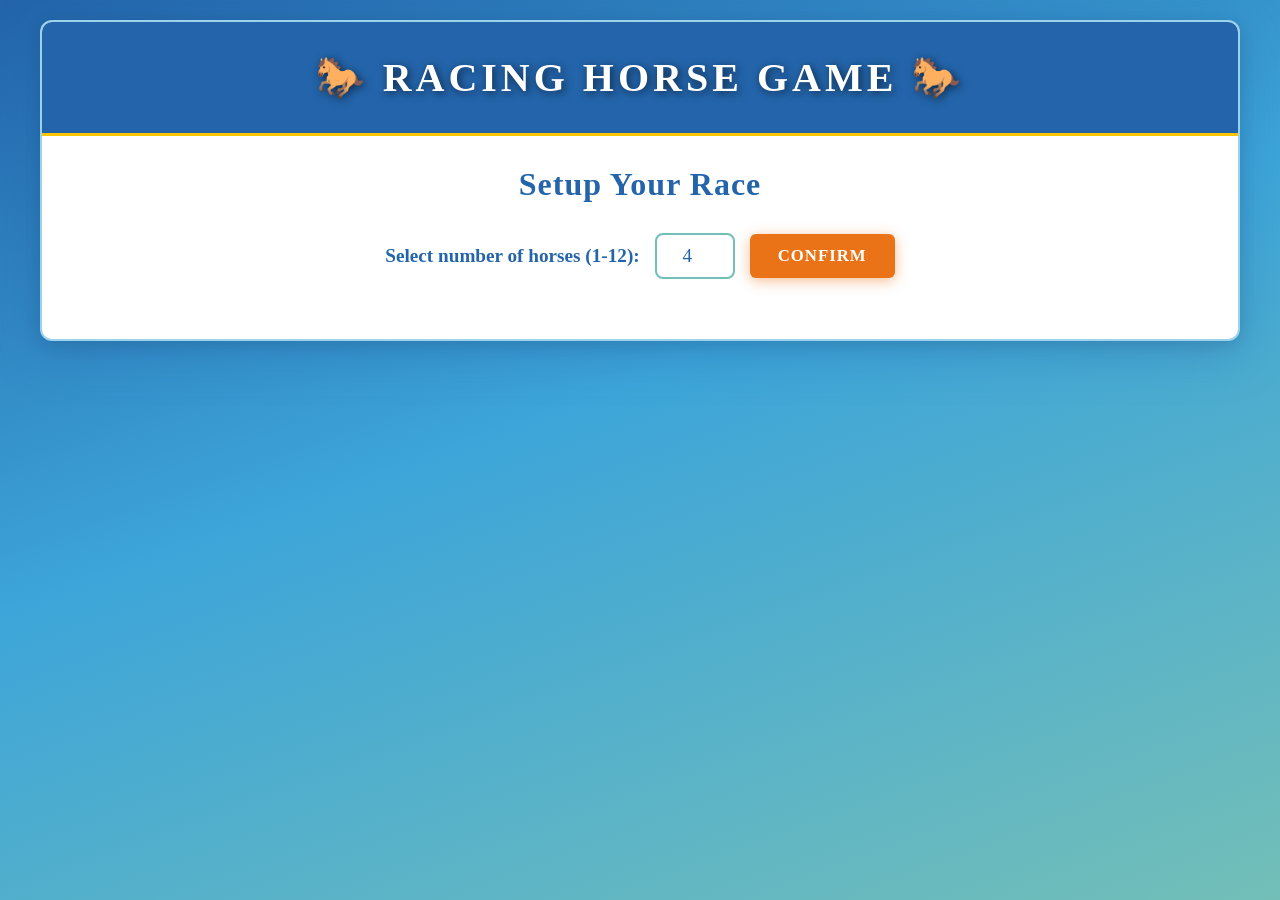
<file: index.html>
<!DOCTYPE html>
<html lang="en">
<head>
    <meta charset="UTF-8">
    <meta name="viewport" content="width=device-width, initial-scale=1.0">
    <title>Racing Horse Web Game</title>
    <link rel="stylesheet" href="styles.css">
</head>
<body>
    <div class="container">
        <header>
            <h1>🐎 Racing Horse Game 🐎</h1>
        </header>

        <!-- Game Setup Phase -->
        <div id="setup-phase" class="phase">
            <div class="setup-section">
                <h2>Setup Your Race</h2>
                <div class="horse-count-selection">
                    <label for="horse-count">Select number of horses (1-12):</label>
                    <input type="number" id="horse-count" min="1" max="12" step="1" value="4">
                    <button id="confirm-count">Confirm</button>
                </div>
            </div>

            <div id="naming-section" class="naming-section" style="display: none;">
                <h3>Name Your Horses</h3>
                <div id="horse-inputs"></div>
                <button id="start-race" style="display: none;">Start Race!</button>
            </div>
        </div>

        <!-- Racing Phase -->
        <div id="racing-phase" class="phase" style="display: none;">
            <div class="race-controls">
                <button id="restart-game">New Game</button>
            </div>
            
            <div class="race-track">
                <div class="finish-line">🏁</div>
                <div id="horses-container"></div>
            </div>

            <div id="race-status">
                <p>Race in progress...</p>
            </div>
        </div>

        <!-- Results Phase -->
        <div id="results-phase" class="phase" style="display: none;">
            <div class="results-container">
                <h2>🏆 Race Results 🏆</h2>
                <div id="winner-announcement"></div>
                <div id="final-positions"></div>
                <button id="play-again">Play Again</button>
            </div>
        </div>
    </div>

    <script src="script.js"></script>
</body>
</html>
</file>
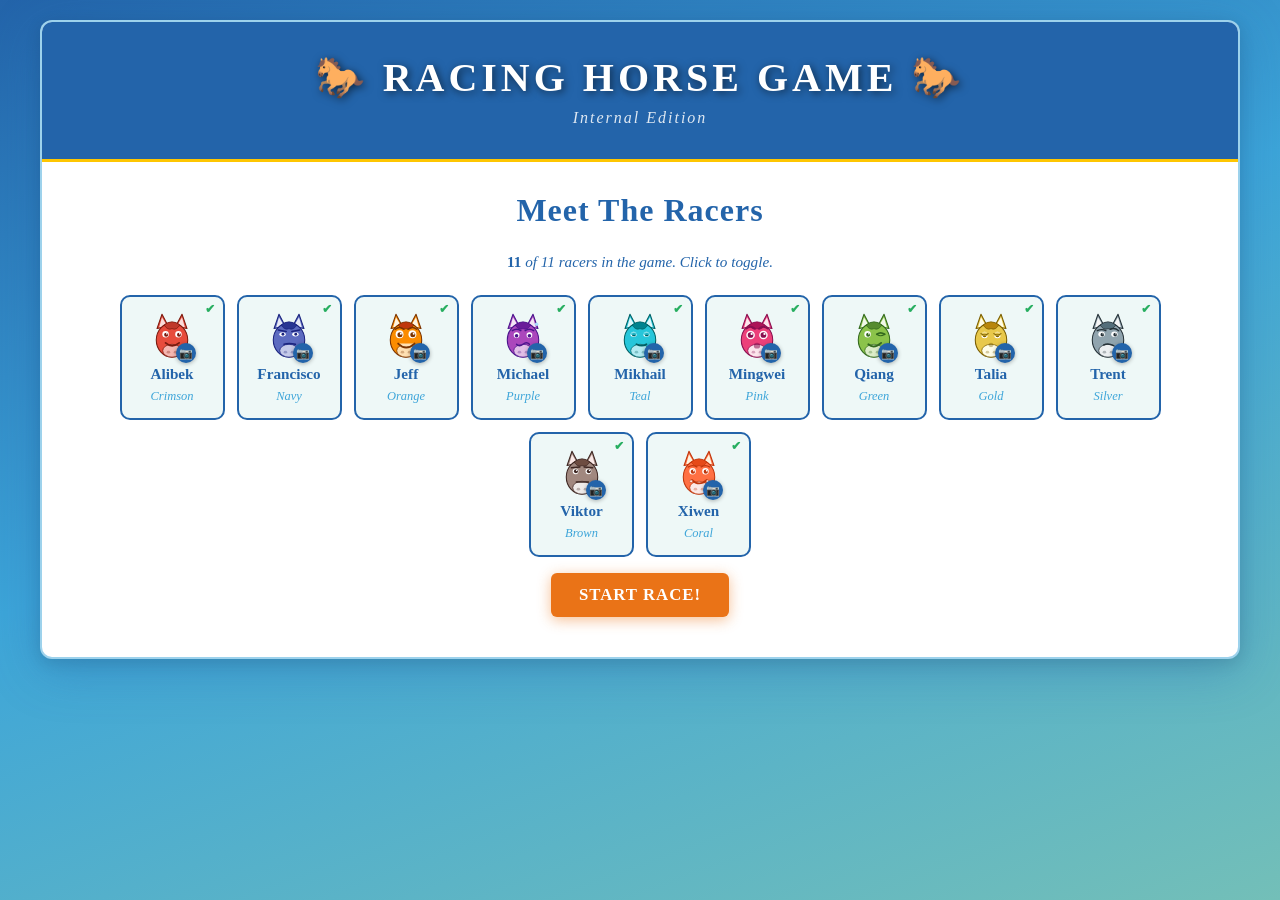
<file: racing-horse-game-internal.html>
<!DOCTYPE html>
<html lang="en">
<head>
    <meta charset="UTF-8">
    <meta name="viewport" content="width=device-width, initial-scale=1.0">
    <title>Racing Horse Game — Internal</title>
    <style>
* {
    margin: 0;
    padding: 0;
    box-sizing: border-box;
}

body {
    font-family: Georgia, 'Times New Roman', serif;
    background: linear-gradient(160deg, #2364aa 0%, #3da5d9 45%, #73bfb8 100%);
    min-height: 100vh;
    padding: 20px;
}

.container {
    max-width: 1200px;
    margin: 0 auto;
    background: #ffffff;
    border-radius: 12px;
    box-shadow: 0 12px 48px rgba(35, 100, 170, 0.35), 0 4px 16px rgba(0,0,0,0.12);
    overflow: hidden;
    border: 2px solid rgba(61, 165, 217, 0.5);
}

header {
    background: #2364aa;
    color: #ffffff;
    text-align: center;
    padding: 32px 30px;
    border-bottom: 3px solid #fec601;
}

header h1 {
    font-size: 2.5em;
    font-weight: bold;
    font-family: Georgia, 'Palatino Linotype', serif;
    letter-spacing: 4px;
    text-transform: uppercase;
    text-shadow: 2px 2px 8px rgba(0, 0, 0, 0.6);
}

header .subtitle {
    margin-top: 8px;
    font-size: 1em;
    letter-spacing: 2px;
    opacity: 0.85;
    font-style: italic;
}

.phase {
    padding: 30px;
}

/* Pre-Race Phase */
.setup-section {
    text-align: center;
    margin-bottom: 10px;
}

.setup-section h2 {
    color: #2364aa;
    margin-bottom: 24px;
    font-size: 2em;
    font-family: Georgia, serif;
    font-weight: bold;
    letter-spacing: 1px;
}

/* Horse roster grid */
.horse-roster {
    display: flex;
    flex-wrap: wrap;
    gap: 12px;
    justify-content: center;
    margin: 0 0 16px;
}

.roster-card {
    display: flex;
    flex-direction: column;
    align-items: center;
    gap: 6px;
    background: #eef8f7;
    padding: 14px 16px;
    border-radius: 10px;
    border: 2px solid #73bfb8;
    width: 105px;
    flex: 0 0 105px;
    cursor: pointer;
    position: relative;
    transition: opacity 0.2s, border-color 0.2s, background 0.2s, transform 0.12s;
    user-select: none;
}

.roster-card:hover {
    transform: translateY(-2px);
}

.roster-card.enabled {
    background: #eef8f7;
    border-color: #2364aa;
}

.roster-card.disabled {
    background: #f0f0f0;
    border-color: #cccccc;
    opacity: 0.45;
}

.roster-card.disabled .roster-name {
    color: #999;
    text-decoration: line-through;
}

.roster-card.disabled .roster-color {
    color: #bbb;
}

/* Tick / cross badge */
.roster-toggle-badge {
    position: absolute;
    top: 6px;
    right: 8px;
    font-size: 0.75em;
    font-weight: bold;
    line-height: 1;
    z-index: 2;
}

.roster-card.enabled  .roster-toggle-badge { color: #27ae60; }
.roster-card.disabled .roster-toggle-badge { color: #cc0000; }

/* Avatar upload */
.avatar-wrapper {
    position: relative;
    display: flex;
    align-items: center;
    justify-content: center;
}

.avatar-img {
    width: 48px;
    height: 48px;
    border-radius: 50%;
    object-fit: cover;
    border: 2px solid #73bfb8;
    display: block;
}

.avatar-upload-btn {
    position: absolute;
    bottom: -4px;
    right: -4px;
    background: #2364aa;
    color: #fff;
    border: none;
    border-radius: 50%;
    width: 20px;
    height: 20px;
    font-size: 11px;
    line-height: 20px;
    text-align: center;
    cursor: pointer;
    padding: 0;
    box-shadow: 0 1px 4px rgba(0,0,0,0.3);
    transition: background 0.15s;
    z-index: 3;
    text-transform: none;
    letter-spacing: 0;
    font-weight: normal;
    font-family: sans-serif;
}

.avatar-upload-btn:hover {
    background: #ea7317;
    transform: none;
    box-shadow: 0 1px 4px rgba(0,0,0,0.3);
    filter: none;
}

.avatar-clear-btn {
    position: absolute;
    bottom: -4px;
    left: -4px;
    background: #cc0000;
    color: #fff;
    border: none;
    border-radius: 50%;
    width: 20px;
    height: 20px;
    font-size: 13px;
    line-height: 18px;
    text-align: center;
    cursor: pointer;
    padding: 0;
    box-shadow: 0 1px 4px rgba(0,0,0,0.3);
    transition: background 0.15s;
    z-index: 3;
    text-transform: none;
    letter-spacing: 0;
    font-weight: normal;
    font-family: sans-serif;
}

.avatar-clear-btn:hover {
    background: #990000;
    transform: none;
    box-shadow: 0 1px 4px rgba(0,0,0,0.3);
    filter: none;
}

/* Race track custom avatar */
.horse-icon .avatar-img {
    width: 52px;
    height: 52px;
    border-radius: 50%;
    object-fit: cover;
    border: 2px solid rgba(255,255,255,0.7);
}

/* Selection counter */
.selection-count {
    font-family: Georgia, serif;
    font-size: 0.95em;
    color: #2364aa;
    margin-bottom: 24px;
    font-style: italic;
}

.selection-count .count-num {
    font-weight: bold;
    font-style: normal;
}

.selection-count.warn {
    color: #cc0000;
}

.roster-name {
    font-weight: bold;
    font-family: Georgia, serif;
    color: #2364aa;
    font-size: 0.95em;
}

.roster-color {
    font-size: 0.78em;
    color: #3da5d9;
    font-style: italic;
    font-family: Georgia, serif;
}

button {
    background: #ea7317;
    color: #ffffff;
    border: none;
    padding: 12px 28px;
    font-size: 1.05em;
    border-radius: 6px;
    cursor: pointer;
    transition: transform 0.15s, box-shadow 0.15s, filter 0.15s;
    font-weight: bold;
    font-family: Georgia, serif;
    letter-spacing: 1px;
    text-transform: uppercase;
    box-shadow: 0 3px 14px rgba(234, 115, 23, 0.45);
}

button:hover {
    transform: translateY(-2px);
    box-shadow: 0 6px 18px rgba(0,0,0,0.3);
    filter: brightness(1.08);
}

button:active {
    transform: translateY(0);
}

/* Racing Phase */
.race-controls {
    text-align: center;
    margin-bottom: 20px;
}

.race-track {
    position: relative;
    background: linear-gradient(to right,
        #27ae60 0%,
        #2ecc71 48%,
        #27ae60 94%,
        #fec601 94%,
        #fec601 97%,
        #ea7317 100%);
    border: 3px solid #1e8449;
    border-radius: 10px;
    padding: 20px;
    min-height: 400px;
    overflow: hidden;
    box-shadow: inset 0 2px 14px rgba(0,0,0,0.15), 0 4px 16px rgba(39, 174, 96, 0.3);
}

/* Dynamic race track heights */
.race-track.track-1-horses  { min-height: 200px; }
.race-track.track-2-horses  { min-height: 280px; }
.race-track.track-3-horses  { min-height: 320px; }
.race-track.track-4-horses  { min-height: 360px; }
.race-track.track-5-horses  { min-height: 400px; }
.race-track.track-6-horses  { min-height: 420px; }
.race-track.track-7-horses  { min-height: 440px; }
.race-track.track-8-horses  { min-height: 460px; }
.race-track.track-9-horses  { min-height: 470px; }
.race-track.track-10-horses { min-height: 480px; }
.race-track.track-11-horses { min-height: 490px; }
.race-track.track-12-horses { min-height: 500px; }

.finish-line {
    position: absolute;
    right: 10px;
    top: 50%;
    transform: translateY(-50%);
    font-size: 3em;
    z-index: 10;
}

#horses-container {
    position: relative;
    height: 100%;
}

.horse-lane {
    display: flex;
    align-items: center;
    margin: 15px 0;
    position: relative;
    min-height: 50px;
    background: rgba(255, 255, 255, 0.22);
    border-radius: 25px;
    padding: 5px;
    border: 1px solid rgba(255,255,255,0.55);
}

/* Dynamic lane sizing */
.horses-container-1  .horse-lane { min-height: 120px; margin: 30px 0; }
.horses-container-2  .horse-lane { min-height: 100px; margin: 25px 0; }
.horses-container-3  .horse-lane { min-height: 80px;  margin: 20px 0; }
.horses-container-4  .horse-lane { min-height: 70px;  margin: 18px 0; }
.horses-container-5  .horse-lane { min-height: 60px;  margin: 15px 0; }
.horses-container-6  .horse-lane { min-height: 55px;  margin: 12px 0; }
.horses-container-7  .horse-lane { min-height: 50px;  margin: 10px 0; }
.horses-container-8  .horse-lane { min-height: 45px;  margin: 8px 0; }
.horses-container-9  .horse-lane { min-height: 40px;  margin: 7px 0; }
.horses-container-10 .horse-lane { min-height: 38px;  margin: 6px 0; }
.horses-container-11 .horse-lane { min-height: 36px;  margin: 5px 0; }
.horses-container-12 .horse-lane { min-height: 34px;  margin: 4px 0; }

.horse {
    position: absolute;
    left: 0;
    width: 54px;
    height: 66px;
    transition: none;
    z-index: 5;
    display: flex;
    align-items: center;
    justify-content: center;
}

.horse-icon {
    display: flex;
    align-items: center;
    justify-content: center;
    filter: drop-shadow(2px 3px 5px rgba(0,0,0,0.4));
    user-select: none;
}

.horse-running {
    animation: gallop 0.38s infinite;
    transform-origin: 50% 85%;
}

@keyframes gallop {
    0%, 100% { transform: translateY(0px)  rotate(0deg);  }
    20%       { transform: translateY(-5px) rotate(-7deg); }
    40%       { transform: translateY(-2px) rotate(1deg);  }
    60%       { transform: translateY(-4px) rotate(6deg);  }
    80%       { transform: translateY(-1px) rotate(-1deg); }
}

.horse.winner .horse-icon {
    animation: winnerPulse 0.7s infinite;
}

@keyframes winnerPulse {
    0%, 100% { transform: scale(1);    filter: drop-shadow(2px 3px 5px rgba(0,0,0,0.3)); }
    50%       { transform: scale(1.18); filter: drop-shadow(0 0 14px rgba(254,198,1,0.9)) drop-shadow(0 0 22px rgba(234,115,23,0.7)) drop-shadow(2px 3px 5px rgba(0,0,0,0.3)); }
}

.horse-name {
    position: absolute;
    left: 10px;
    top: 50%;
    transform: translateY(-50%);
    font-weight: bold;
    color: #2364aa;
    background: rgba(254, 198, 1, 0.92);
    padding: 4px 10px;
    border-radius: 12px;
    font-size: 0.85em;
    font-family: Georgia, serif;
    letter-spacing: 0.5px;
    border: 1px solid rgba(234, 115, 23, 0.4);
}

.finish-badge {
    position: absolute;
    left: calc(100% + 6px);
    top: 50%;
    transform: translateY(-50%);
    background: #2364aa;
    color: #ffffff;
    font-size: 0.65em;
    font-weight: bold;
    padding: 2px 7px;
    border-radius: 8px;
    white-space: nowrap;
    font-family: Georgia, serif;
    pointer-events: none;
    border: 1px solid rgba(254, 198, 1, 0.6);
}

#race-status {
    text-align: center;
    margin-top: 20px;
    font-size: 1.1em;
    font-weight: bold;
    color: #2364aa;
    font-family: Georgia, serif;
    letter-spacing: 0.5px;
}

/* Results Phase */
.results-container {
    text-align: center;
}

.results-container h2 {
    color: #2364aa;
    margin-bottom: 30px;
    font-size: 2.2em;
    font-family: Georgia, serif;
    font-weight: bold;
    letter-spacing: 2px;
    text-transform: uppercase;
}

#winner-announcement {
    background: #2364aa;
    color: #ffffff;
    padding: 24px 20px;
    border-radius: 10px;
    margin-bottom: 30px;
    font-size: 1.5em;
    font-weight: bold;
    font-family: Georgia, serif;
    letter-spacing: 1px;
    border: 3px solid #fec601;
    box-shadow: 0 6px 24px rgba(35, 100, 170, 0.4);
}

#final-positions {
    background: #eef8f7;
    border-radius: 10px;
    padding: 20px;
    margin-bottom: 30px;
    border: 1px solid #73bfb8;
}

.position-item {
    display: flex;
    justify-content: space-between;
    align-items: center;
    padding: 10px 14px;
    margin: 5px 0;
    background: #ffffff;
    border-radius: 6px;
    font-weight: bold;
    font-family: Georgia, serif;
    color: #2364aa;
    border: 1px solid rgba(115, 191, 184, 0.4);
}

.result-horse-name {
    font-size: 1.05em;
}

.result-horse-info {
    display: flex;
    align-items: center;
    gap: 7px;
    font-size: 0.9em;
    color: inherit;
}

/* 1st — yellow */
.position-item:nth-child(2) {
    background: #fec601;
    color: #2364aa;
    border-color: #ea7317;
}

/* 2nd — sky blue */
.position-item:nth-child(3) {
    background: #3da5d9;
    color: #ffffff;
    border-color: #2364aa;
}

/* 3rd — orange */
.position-item:nth-child(4) {
    background: #ea7317;
    color: #ffffff;
    border-color: #c0550e;
}

/* Utility */
.fade-in {
    animation: fadeIn 0.5s ease-in;
}

@keyframes fadeIn {
    from { opacity: 0; }
    to   { opacity: 1; }
}

/* Responsive */
@media (max-width: 768px) {
    .container {
        margin: 10px;
        border-radius: 10px;
    }

    header h1 {
        font-size: 1.8em;
        letter-spacing: 2px;
    }

    .roster-card {
        min-width: 75px;
        max-width: 100px;
        padding: 10px 10px;
    }

    .race-track {
        min-height: 300px;
    }

    .horses-container-9  .horse-lane { min-height: 32px; margin: 3px 0; }
    .horses-container-10 .horse-lane { min-height: 30px; margin: 3px 0; }
    .horses-container-11 .horse-lane { min-height: 28px; margin: 3px 0; }
    .horses-container-12 .horse-lane { min-height: 26px; margin: 2px 0; }

    .horse {
        width: 44px;
        height: 54px;
    }

    .horse-icon svg {
        width: 42px;
        height: 50px;
    }

    .finish-line {
        font-size: 2em;
    }
}

@media (max-width: 480px) {
    .roster-card {
        min-width: 65px;
        max-width: 85px;
        padding: 8px 8px;
    }

    .roster-name {
        font-size: 0.82em;
    }
}
    </style>
</head>
<body>
    <div class="container">
        <header>
            <h1>🐎 Racing Horse Game 🐎</h1>
            <p class="subtitle">Internal Edition</p>
        </header>

        <!-- Pre-Race Phase -->
        <div id="pre-race-phase" class="phase">
            <div class="setup-section">
                <h2>Meet The Racers</h2>
                <p class="selection-count" id="selection-count">Click a racer to toggle them in or out.</p>
                <div id="horse-roster" class="horse-roster"></div>
                <button id="start-race">Start Race!</button>
            </div>
        </div>

        <!-- Hidden file input for avatar uploads -->
        <input type="file" id="avatar-file-input" accept="image/*" style="display:none">

        <!-- Racing Phase -->
        <div id="racing-phase" class="phase" style="display: none;">
            <div class="race-controls">
                <button id="restart-game">New Race</button>
            </div>
            <div class="race-track">
                <div class="finish-line">🏁</div>
                <div id="horses-container"></div>
            </div>
            <div id="race-status">
                <p>Race in progress...</p>
            </div>
        </div>

        <!-- Results Phase -->
        <div id="results-phase" class="phase" style="display: none;">
            <div class="results-container">
                <h2>🏆 Race Results 🏆</h2>
                <div id="winner-announcement"></div>
                <div id="final-positions"></div>
                <button id="play-again">Race Again</button>
            </div>
        </div>
    </div>

    <script>
// Fixed team members in alphabetical order
const TEAM_NAMES  = ['Alibek', 'Francisco', 'Jeff', 'Michael', 'Mikhail', 'Mingwei', 'Qiang', 'Talia', 'Trent', 'Viktor', 'Xiwen'];
const TEAM_COLORS = ['Crimson', 'Navy', 'Orange', 'Purple', 'Teal', 'Pink', 'Green', 'Gold', 'Silver', 'Brown', 'Coral'];

class RacingHorseGameInternal {
    constructor() {
        this.horses = [];
        this.raceInProgress = false;
        this.animationFrameId = null;
        this.raceFinished = false;
        this.finishCount = 0;
        this.lastTimestamp = null;
        this.raceDistance = 1200;
        // All team members enabled by default
        this.enabled = TEAM_NAMES.map(() => true);

        this.initializeEventListeners();
        this.buildRoster();
    }

    initializeEventListeners() {
        document.getElementById('start-race').addEventListener('click', () => this.startRace());
        document.getElementById('restart-game').addEventListener('click', () => this.restartGame());
        document.getElementById('play-again').addEventListener('click', () => this.restartGame());

        // Single shared file input — handler swapped per member
        const fileInput = document.getElementById('avatar-file-input');
        fileInput.addEventListener('change', (e) => {
            const file = e.target.files[0];
            if (!file) return;
            // Hard reject anything over 10 MB before even reading it
            if (file.size > 10 * 1024 * 1024) {
                alert('Image is too large (max 10 MB). Please choose a smaller file.');
                fileInput.value = '';
                return;
            }
            const reader = new FileReader();
            reader.onload = (ev) => {
                const idx = parseInt(fileInput.dataset.targetIndex);
                // Resize + compress to at most 200×200 px JPEG (quality 0.82)
                // This keeps each avatar under ~15 KB regardless of the original size
                const img = new Image();
                img.onload = () => {
                    const MAX = 200;
                    const scale = Math.min(MAX / img.width, MAX / img.height, 1);
                    const canvas = document.createElement('canvas');
                    canvas.width  = Math.round(img.width  * scale);
                    canvas.height = Math.round(img.height * scale);
                    canvas.getContext('2d').drawImage(img, 0, 0, canvas.width, canvas.height);
                    const compressed = canvas.toDataURL('image/jpeg', 0.82);
                    try {
                        localStorage.setItem(`rh-avatar-${TEAM_NAMES[idx]}`, compressed);
                        this.refreshAvatarOnCard(idx);
                    } catch (err) {
                        alert('Could not save the photo — browser storage is full. Try removing another member\'s photo first.');
                    }
                };
                img.src = ev.target.result;
            };
            reader.readAsDataURL(file);
            // Reset so the same file can be re-uploaded if needed
            fileInput.value = '';
        });
    }

    // Returns an <img> if a custom avatar is stored, otherwise the horse SVG string
    getAvatarHTML(colorIndex, width = 52, height = 62) {
        const stored = localStorage.getItem(`rh-avatar-${TEAM_NAMES[colorIndex]}`);
        if (stored) {
            return `<img class="avatar-img" src="${stored}" width="${width}" height="${height}" alt="${TEAM_NAMES[colorIndex]}" style="width:${width}px;height:${height}px">`;
        }
        return this.getHorseSVG(colorIndex, width, height);
    }

    refreshAvatarOnCard(index) {
        const card = document.querySelector(`.roster-card[data-index="${index}"]`);
        if (!card) return;
        const wrapper = card.querySelector('.avatar-wrapper');
        wrapper.innerHTML = this._avatarWrapperContent(index, true);
        this._bindAvatarButtons(card, index);
    }

    // Inner HTML for the avatar wrapper (SVG or img + upload/clear buttons)
    _avatarWrapperContent(index, forRoster = true) {
        const size = forRoster ? 48 : 48;
        const stored = localStorage.getItem(`rh-avatar-${TEAM_NAMES[index]}`);
        const icon = stored
            ? `<img class="avatar-img" src="${stored}" width="${size}" height="${size}" alt="${TEAM_NAMES[index]}" style="width:${size}px;height:${size}px">`
            : this.getHorseSVG(index, 40, 48);
        const clearBtn = stored ? `<button class="avatar-clear-btn" title="Remove photo">×</button>` : '';
        return `${icon}<button class="avatar-upload-btn" title="Upload photo">📷</button>${clearBtn}`;
    }

    _bindAvatarButtons(card, index) {
        const uploadBtn = card.querySelector('.avatar-upload-btn');
        const clearBtn  = card.querySelector('.avatar-clear-btn');
        const fileInput = document.getElementById('avatar-file-input');

        uploadBtn.addEventListener('click', (e) => {
            e.stopPropagation();
            fileInput.dataset.targetIndex = index;
            fileInput.click();
        });

        if (clearBtn) {
            clearBtn.addEventListener('click', (e) => {
                e.stopPropagation();
                localStorage.removeItem(`rh-avatar-${TEAM_NAMES[index]}`);
                this.refreshAvatarOnCard(index);
            });
        }
    }

    buildRoster() {
        const container = document.getElementById('horse-roster');
        container.innerHTML = '';
        TEAM_NAMES.forEach((name, i) => {
            const card = document.createElement('div');
            card.classList.add('roster-card', 'enabled');
            card.dataset.index = i;
            card.innerHTML = `
                <span class="roster-toggle-badge">✔</span>
                <div class="avatar-wrapper">${this._avatarWrapperContent(i)}</div>
                <span class="roster-name">${name}</span>
                <span class="roster-color">${TEAM_COLORS[i]}</span>
            `;
            card.addEventListener('click', () => this.toggleMember(i));
            this._bindAvatarButtons(card, i);
            container.appendChild(card);
        });
        this.updateSelectionCount();
    }

    toggleMember(index) {
        this.enabled[index] = !this.enabled[index];
        const card = document.querySelector(`.roster-card[data-index="${index}"]`);
        const badge = card.querySelector('.roster-toggle-badge');
        if (this.enabled[index]) {
            card.classList.replace('disabled', 'enabled');
            badge.textContent = '✔';
        } else {
            card.classList.replace('enabled', 'disabled');
            badge.textContent = '✖';
        }
        this.updateSelectionCount();
    }

    updateSelectionCount() {
        const n = this.enabled.filter(Boolean).length;
        const el = document.getElementById('selection-count');
        if (n < 2) {
            el.className = 'selection-count warn';
            el.innerHTML = `<span class="count-num">${n}</span> racer${n === 1 ? '' : 's'} selected — need at least 2 to race.`;
        } else {
            el.className = 'selection-count';
            el.innerHTML = `<span class="count-num">${n}</span> of ${TEAM_NAMES.length} racers in the game. Click to toggle.`;
        }
    }

    startRace() {
        const activeIndices = TEAM_NAMES.map((_, i) => i).filter(i => this.enabled[i]);
        if (activeIndices.length < 2) {
            alert('Please enable at least 2 racers!');
            return;
        }
        this.horses = activeIndices.map((teamIndex) => ({
            name: TEAM_NAMES[teamIndex],
            position: 0,
            colorIndex: teamIndex,
            color: TEAM_COLORS[teamIndex],
            finished: false,
            finishTime: null,
            finishOrder: null,
            volatility: 0.2 + Math.random() * 0.878,
            velocity: 0,
            eventBoost: 0,
            paceTarget: 1.0,
            paceTimer: 0,
        }));

        this.showRacingPhase();
        this.createRaceTrack();
        this.beginRace();
    }

    showRacingPhase() {
        document.getElementById('pre-race-phase').style.display = 'none';
        const racingPhase = document.getElementById('racing-phase');
        racingPhase.style.display = 'block';
        racingPhase.classList.add('fade-in');
    }

    getHorseSVG(colorIndex, width = 52, height = 62) {
        const palettes = [
            { face:'#e74c3c', dark:'#7b1a0e', muzzle:'#f5b7b1', mane:'#c0392b', inner:'#fadbd8' }, // Crimson
            { face:'#5c6bc0', dark:'#1a237e', muzzle:'#c5cae9', mane:'#283593', inner:'#e8eaf6' }, // Navy
            { face:'#fb8c00', dark:'#7a3300', muzzle:'#ffe0b2', mane:'#bf360c', inner:'#fff3e0' }, // Orange
            { face:'#ab47bc', dark:'#4a148c', muzzle:'#e1bee7', mane:'#6a1b9a', inner:'#f3e5f5' }, // Purple
            { face:'#26c6da', dark:'#006064', muzzle:'#b2ebf2', mane:'#00838f', inner:'#e0f7fa' }, // Teal
            { face:'#ec407a', dark:'#880e4f', muzzle:'#fce4ec', mane:'#ad1457', inner:'#fce4ec' }, // Pink
            { face:'#8bc34a', dark:'#33691e', muzzle:'#dcedc8', mane:'#558b2f', inner:'#f1f8e9' }, // Green
            { face:'#e8c84a', dark:'#7a5e00', muzzle:'#fffde7', mane:'#b8860b', inner:'#fffde7' }, // Gold
            { face:'#90a4ae', dark:'#263238', muzzle:'#eceff1', mane:'#546e7a', inner:'#f5f5f5' }, // Silver
            { face:'#a1887f', dark:'#3e2723', muzzle:'#efebe9', mane:'#6d4c41', inner:'#fbe9e7' }, // Brown
            { face:'#ff7043', dark:'#bf360c', muzzle:'#fbe9e7', mane:'#e64a19', inner:'#fff3e0' }, // Coral
        ];

        const expressions = [
            // 0 — Happy
            { brows: '',
              eyes:  `<circle cx="19" cy="32" r="4.5" fill="white"/>
                      <circle cx="37" cy="32" r="4.5" fill="white"/>
                      <circle cx="19.8" cy="32.5" r="2.8" fill="{dark}"/>
                      <circle cx="37.8" cy="32.5" r="2.8" fill="{dark}"/>
                      <circle cx="20.8" cy="31.4" r="1.1" fill="white"/>
                      <circle cx="38.8" cy="31.4" r="1.1" fill="white"/>`,
              mouth: `<path d="M19,44 Q28,52 38,44" stroke="{dark}" stroke-width="2.5" fill="none" stroke-linecap="round"/>` },

            // 1 — Determined
            { brows: `<line x1="13" y1="26" x2="24" y2="28" stroke="{dark}" stroke-width="2.2" stroke-linecap="round"/>
                      <line x1="32" y1="28" x2="43" y2="26" stroke="{dark}" stroke-width="2.2" stroke-linecap="round"/>`,
              eyes:  `<ellipse cx="19" cy="32" rx="4.5" ry="3" fill="white"/>
                      <ellipse cx="37" cy="32" rx="4.5" ry="3" fill="white"/>
                      <circle cx="19.5" cy="32" r="2" fill="{dark}"/>
                      <circle cx="37.5" cy="32" r="2" fill="{dark}"/>`,
              mouth: `<path d="M21,46 Q28,44 37,46" stroke="{dark}" stroke-width="2" fill="none" stroke-linecap="round"/>` },

            // 2 — Excited
            { brows: `<path d="M13,25 Q19,20 25,25" stroke="{dark}" stroke-width="2" fill="none" stroke-linecap="round"/>
                      <path d="M31,25 Q37,20 43,25" stroke="{dark}" stroke-width="2" fill="none" stroke-linecap="round"/>`,
              eyes:  `<circle cx="19" cy="32" r="5.5" fill="white"/>
                      <circle cx="37" cy="32" r="5.5" fill="white"/>
                      <circle cx="19.5" cy="32.5" r="3.5" fill="{dark}"/>
                      <circle cx="37.5" cy="32.5" r="3.5" fill="{dark}"/>
                      <circle cx="20.8" cy="31.2" r="1.4" fill="white"/>
                      <circle cx="38.8" cy="31.2" r="1.4" fill="white"/>`,
              mouth: `<path d="M17,45 Q28,56 40,45" stroke="{dark}" stroke-width="2.5" fill="{muzzle}" stroke-linecap="round"/>` },

            // 3 — Nervous
            { brows: `<path d="M13,27 Q19,23 25,27" stroke="{dark}" stroke-width="2" fill="none" stroke-linecap="round"/>
                      <path d="M31,27 Q37,23 43,27" stroke="{dark}" stroke-width="2" fill="none" stroke-linecap="round"/>`,
              eyes:  `<circle cx="19" cy="33" r="4" fill="white"/>
                      <circle cx="37" cy="33" r="4" fill="white"/>
                      <circle cx="19" cy="34" r="2.5" fill="{dark}"/>
                      <circle cx="37" cy="34" r="2.5" fill="{dark}"/>
                      <path d="M44,18 Q47,13 50,18 Q47,23 44,18" fill="#aaddff"/>`,
              mouth: `<path d="M19,46 Q23,50 28,46 Q33,42 37,46" stroke="{dark}" stroke-width="2" fill="none" stroke-linecap="round"/>` },

            // 4 — Cool
            { brows: '',
              eyes:  `<ellipse cx="19" cy="32" rx="4.5" ry="3.5" fill="white"/>
                      <ellipse cx="37" cy="32" rx="4.5" ry="3.5" fill="white"/>
                      <ellipse cx="19.5" cy="32.5" rx="2.8" ry="2.2" fill="{dark}"/>
                      <ellipse cx="37.5" cy="32.5" rx="2.8" ry="2.2" fill="{dark}"/>
                      <rect x="14" y="29" width="10" height="4" rx="2" fill="{face}" opacity="0.75"/>
                      <rect x="32" y="29" width="10" height="4" rx="2" fill="{face}" opacity="0.75"/>`,
              mouth: `<path d="M23,46 Q31,50 37,46" stroke="{dark}" stroke-width="2.5" fill="none" stroke-linecap="round"/>` },

            // 5 — Surprised
            { brows: `<path d="M13,24 Q19,19 25,24" stroke="{dark}" stroke-width="2.5" fill="none" stroke-linecap="round"/>
                      <path d="M31,24 Q37,19 43,24" stroke="{dark}" stroke-width="2.5" fill="none" stroke-linecap="round"/>`,
              eyes:  `<circle cx="19" cy="33" r="6" fill="white"/>
                      <circle cx="37" cy="33" r="6" fill="white"/>
                      <circle cx="19" cy="33" r="4" fill="{dark}"/>
                      <circle cx="37" cy="33" r="4" fill="{dark}"/>
                      <circle cx="20.5" cy="31.5" r="1.6" fill="white"/>
                      <circle cx="38.5" cy="31.5" r="1.6" fill="white"/>`,
              mouth: `<ellipse cx="28" cy="48" rx="4.5" ry="4" fill="{dark}" opacity="0.55"/>` },

            // 6 — Winking
            { brows: '',
              eyes:  `<circle cx="19" cy="32" r="4.5" fill="white"/>
                      <circle cx="19.8" cy="32.5" r="2.8" fill="{dark}"/>
                      <circle cx="20.8" cy="31.4" r="1.1" fill="white"/>
                      <path d="M32,32 Q37,28 43,32" stroke="{dark}" stroke-width="2.5" fill="none" stroke-linecap="round"/>
                      <path d="M32,32 Q37,36 43,32" stroke="{dark}" stroke-width="1.5" fill="none" stroke-linecap="round"/>`,
              mouth: `<path d="M20,46 Q28,53 38,44" stroke="{dark}" stroke-width="2.5" fill="none" stroke-linecap="round"/>` },

            // 7 — Sleepy
            { brows: '',
              eyes:  `<circle cx="19" cy="33" r="4.5" fill="white"/>
                      <circle cx="37" cy="33" r="4.5" fill="white"/>
                      <circle cx="19" cy="33.5" r="2.8" fill="{dark}"/>
                      <circle cx="37" cy="33.5" r="2.8" fill="{dark}"/>
                      <rect x="14" y="29" width="10" height="5.5" rx="2" fill="{face}" opacity="0.85"/>
                      <rect x="32" y="29" width="10" height="5.5" rx="2" fill="{face}" opacity="0.85"/>
                      <path d="M14,31 Q19,35 24,31" stroke="{dark}" stroke-width="1.5" fill="none" stroke-linecap="round"/>
                      <path d="M32,31 Q37,35 42,31" stroke="{dark}" stroke-width="1.5" fill="none" stroke-linecap="round"/>`,
              mouth: `<ellipse cx="28" cy="47" rx="3.5" ry="3" fill="{dark}" opacity="0.4"/>` },

            // 8 — Smug
            { brows: `<path d="M13,27 Q19,24 25,27" stroke="{dark}" stroke-width="2" fill="none" stroke-linecap="round"/>
                      <path d="M31,25 Q37,22 43,27" stroke="{dark}" stroke-width="2" fill="none" stroke-linecap="round"/>`,
              eyes:  `<ellipse cx="19" cy="32" rx="4.5" ry="3.8" fill="white"/>
                      <ellipse cx="37" cy="32" rx="4.5" ry="3.8" fill="white"/>
                      <circle cx="20" cy="32.5" r="2.5" fill="{dark}"/>
                      <circle cx="38" cy="32.5" r="2.5" fill="{dark}"/>
                      <circle cx="21" cy="31.4" r="1" fill="white"/>
                      <circle cx="39" cy="31.4" r="1" fill="white"/>`,
              mouth: `<path d="M22,47 Q28,44 36,48" stroke="{dark}" stroke-width="2" fill="none" stroke-linecap="round"/>` },

            // 9 — Focused
            { brows: `<line x1="13" y1="27" x2="25" y2="26" stroke="{dark}" stroke-width="2" stroke-linecap="round"/>
                      <line x1="31" y1="26" x2="43" y2="27" stroke="{dark}" stroke-width="2" stroke-linecap="round"/>`,
              eyes:  `<circle cx="19" cy="32" r="4" fill="white"/>
                      <circle cx="37" cy="32" r="4" fill="white"/>
                      <circle cx="19.5" cy="32" r="2.8" fill="{dark}"/>
                      <circle cx="37.5" cy="32" r="2.8" fill="{dark}"/>
                      <circle cx="20.5" cy="31" r="1" fill="white"/>
                      <circle cx="38.5" cy="31" r="1" fill="white"/>`,
              mouth: `<line x1="20" y1="47" x2="37" y2="47" stroke="{dark}" stroke-width="2" stroke-linecap="round"/>` },

            // 10 — Cheerful
            { brows: `<path d="M13,26 Q19,22 25,26" stroke="{dark}" stroke-width="1.8" fill="none" stroke-linecap="round"/>
                      <path d="M31,26 Q37,22 43,26" stroke="{dark}" stroke-width="1.8" fill="none" stroke-linecap="round"/>`,
              eyes:  `<circle cx="19" cy="32" r="4.5" fill="white"/>
                      <circle cx="37" cy="32" r="4.5" fill="white"/>
                      <circle cx="19.5" cy="32.5" r="3" fill="{dark}"/>
                      <circle cx="37.5" cy="32.5" r="3" fill="{dark}"/>
                      <circle cx="20.8" cy="31.2" r="1.2" fill="white"/>
                      <circle cx="38.8" cy="31.2" r="1.2" fill="white"/>`,
              mouth: `<path d="M18,44 Q28,54 39,44" stroke="{dark}" stroke-width="2.5" fill="none" stroke-linecap="round"/>
                      <circle cx="17" cy="46" r="2" fill="{muzzle}" stroke="{dark}" stroke-width="0.8"/>
                      <circle cx="40" cy="46" r="2" fill="{muzzle}" stroke="{dark}" stroke-width="0.8"/>` },
        ];

        const p = palettes[colorIndex % palettes.length];
        const e = expressions[colorIndex % expressions.length];

        const fill = (s) => s
            .replace(/\{face\}/g,   p.face)
            .replace(/\{dark\}/g,   p.dark)
            .replace(/\{muzzle\}/g, p.muzzle)
            .replace(/\{mane\}/g,   p.mane)
            .replace(/\{inner\}/g,  p.inner);

        return `<svg xmlns="http://www.w3.org/2000/svg" viewBox="0 0 56 66" width="${width}" height="${height}" style="vertical-align:middle;flex-shrink:0">
  <polygon points="7,24 14,4 23,21" fill="${p.face}" stroke="${p.dark}" stroke-width="1.5" stroke-linejoin="round"/>
  <polygon points="10,22 14,8 21,20" fill="${p.inner}"/>
  <polygon points="33,21 42,4 49,24" fill="${p.face}" stroke="${p.dark}" stroke-width="1.5" stroke-linejoin="round"/>
  <polygon points="35,20 42,8 46,22" fill="${p.inner}"/>
  <ellipse cx="28" cy="40" rx="22" ry="24" fill="${p.face}" stroke="${p.dark}" stroke-width="1.5"/>
  <path d="M17,19 Q28,10 39,19 Q34,27 28,24 Q22,27 17,19" fill="${p.mane}" stroke="${p.dark}" stroke-width="1" stroke-linejoin="round"/>
  <ellipse cx="28" cy="55" rx="13" ry="9" fill="${p.muzzle}" stroke="${p.dark}" stroke-width="1"/>
  <ellipse cx="23" cy="57" rx="2.5" ry="2" fill="${p.dark}" opacity="0.3"/>
  <ellipse cx="33" cy="57" rx="2.5" ry="2" fill="${p.dark}" opacity="0.3"/>
  ${fill(e.brows)}
  ${fill(e.eyes)}
  ${fill(e.mouth)}
</svg>`;
    }

    createRaceTrack() {
        const horsesContainer = document.getElementById('horses-container');
        horsesContainer.innerHTML = '';
        horsesContainer.className = `horses-container-${this.horses.length}`;

        const raceTrack = document.querySelector('.race-track');
        raceTrack.className = `race-track track-${this.horses.length}-horses`;

        this.horses.forEach((horse, index) => {
            const horseLane = document.createElement('div');
            horseLane.classList.add('horse-lane');
            horseLane.innerHTML = `
                <div class="horse-name">${horse.name}</div>
                <div class="horse horse-running" id="horse-${index}">
                    <div class="horse-icon">${this.getAvatarHTML(horse.colorIndex)}</div>
                </div>
            `;
            horsesContainer.appendChild(horseLane);
        });
    }

    beginRace() {
        this.raceInProgress = true;
        this.raceFinished = false;
        this.finishCount = 0;
        this.lastTimestamp = null;

        const BASE_V = 78;
        this.horses.forEach(horse => {
            horse.velocity   = BASE_V;
            horse.eventBoost = 0;
            horse.paceTarget = 1.0;
            horse.paceTimer  = Math.random() * 2;
        });

        document.getElementById('race-status').innerHTML = '<p>🏁 Race in progress... 🏁</p>';

        const loop = (timestamp) => {
            if (!this.raceInProgress) return;
            if (this.lastTimestamp === null) this.lastTimestamp = timestamp;
            const dt = Math.min((timestamp - this.lastTimestamp) / 1000, 0.05);
            this.lastTimestamp = timestamp;
            this.updateRace(dt);
            if (this.raceInProgress) {
                this.animationFrameId = requestAnimationFrame(loop);
            }
        };

        this.animationFrameId = requestAnimationFrame(loop);
    }

    updateRace(dt) {
        const BASE_V      = 78;
        const SMOOTH      = 8.0;
        const MIN_V       = 15;
        const EVENT_DECAY = 3.0;
        const MAX_STEP    = 78;

        this.horses.forEach((horse, index) => {
            if (horse.finished) return;

            horse.paceTimer -= dt;
            if (horse.paceTimer <= 0) {
                horse.paceTarget = 1.0 + (Math.random() - 0.5) * 4.5 * horse.volatility;
                horse.paceTarget = Math.max(0.25, horse.paceTarget);
                horse.paceTimer  = 0.2 + Math.random() * 0.3;
            }

            const jitter  = 1.0 + (Math.random() - 0.5) * 0.2;
            const targetV = BASE_V * horse.paceTarget * jitter;
            horse.velocity += (targetV - horse.velocity) * SMOOTH * dt;
            horse.velocity = Math.max(MIN_V, horse.velocity);

            if (Math.random() < 0.003) {
                horse.eventBoost = (Math.random() < 0.55)
                    ?  BASE_V * 0.5
                    : -BASE_V * 0.3;
            }

            horse.eventBoost *= (1 - EVENT_DECAY * dt);
            if (Math.abs(horse.eventBoost) < 0.5) horse.eventBoost = 0;

            const rawDelta = (horse.velocity + horse.eventBoost) * dt;
            const delta = Math.min(Math.max(rawDelta, -8), MAX_STEP);
            horse.position = Math.max(0, horse.position + delta);

            const horseElement = document.getElementById(`horse-${index}`);
            const visualPct = Math.min((horse.position / this.raceDistance) * 88, 88);
            horseElement.style.left = `${visualPct}%`;

            if (horse.position >= this.raceDistance) {
                horse.finished = true;
                horse.finishTime = performance.now();
                this.finishCount++;
                horse.finishOrder = this.finishCount;

                horseElement.classList.remove('horse-running');
                horseElement.classList.add('winner');
                this.attachFinishBadge(horse, index);
            }
        });

        this.updateLiveStatus();

        if (this.horses.every(h => h.finished)) {
            this.raceInProgress = false;
            cancelAnimationFrame(this.animationFrameId);
            setTimeout(() => this.endRace(), 2500);
        }
    }

    attachFinishBadge(horse, index) {
        const ordinals = ['1st 🥇', '2nd 🥈', '3rd 🥉', '4th', '5th', '6th', '7th', '8th', '9th', '10th', '11th', '12th'];
        const label = ordinals[horse.finishOrder - 1] || `${horse.finishOrder}th`;

        const badge = document.createElement('div');
        badge.className = 'finish-badge';
        badge.textContent = label;
        document.getElementById(`horse-${index}`).appendChild(badge);
    }

    updateLiveStatus() {
        const finished = this.horses
            .filter(h => h.finished)
            .sort((a, b) => a.finishOrder - b.finishOrder);

        let html = '<p>🏁 Race in progress';
        if (finished.length > 0) {
            const medals = ['🥇', '🥈', '🥉'];
            const parts = finished.map((h, i) => `${medals[i] || (i + 1) + '.'} ${h.name}`);
            html += ' &mdash; ' + parts.join(' &nbsp;|&nbsp; ');
        }
        html += '</p>';
        document.getElementById('race-status').innerHTML = html;
    }

    endRace() {
        if (this.animationFrameId) {
            cancelAnimationFrame(this.animationFrameId);
            this.animationFrameId = null;
        }

        const sortedHorses = [...this.horses].sort((a, b) => {
            if (a.finishOrder && b.finishOrder) return a.finishOrder - b.finishOrder;
            if (a.finishOrder) return -1;
            if (b.finishOrder) return 1;
            return b.position - a.position;
        });

        this.showResults(sortedHorses);
    }

    showResults(sortedHorses) {
        document.getElementById('racing-phase').style.display = 'none';

        const resultsPhase = document.getElementById('results-phase');
        resultsPhase.style.display = 'block';
        resultsPhase.classList.add('fade-in');

        const winner = sortedHorses[0];
        document.getElementById('winner-announcement').innerHTML = `
            <div>🏆 <strong>${winner.name}</strong> (${winner.color} Horse) WINS! 🏆</div>
            <div style="font-size: 0.8em; margin-top: 10px;">🎉 Congratulations! 🎉</div>
        `;

        const finalPositions = document.getElementById('final-positions');
        finalPositions.innerHTML = '<h3 style="margin-bottom: 15px;">Final Standings</h3>';

        sortedHorses.forEach((horse, index) => {
            const positionItem = document.createElement('div');
            positionItem.classList.add('position-item');

            let medal = '';
            if (index === 0)      medal = '🥇';
            else if (index === 1) medal = '🥈';
            else if (index === 2) medal = '🥉';
            else                  medal = `${index + 1}`;

            positionItem.innerHTML = `
                <span class="result-horse-name">${medal} ${horse.name}</span>
                <span class="result-horse-info">${this.getAvatarHTML(horse.colorIndex, 32, 38)} <span>${localStorage.getItem(`rh-avatar-${TEAM_NAMES[horse.colorIndex]}`) ? horse.name : horse.color} — #${horse.finishOrder}</span></span>
            `;
            finalPositions.appendChild(positionItem);
        });
    }

    restartGame() {
        this.raceInProgress = false;
        this.raceFinished = false;
        this.finishCount = 0;
        this.horses = [];

        if (this.animationFrameId) {
            cancelAnimationFrame(this.animationFrameId);
            this.animationFrameId = null;
        }

        document.getElementById('pre-race-phase').style.display = 'block';
        document.getElementById('racing-phase').style.display = 'none';
        document.getElementById('results-phase').style.display = 'none';
        this.updateSelectionCount();
    }
}

document.addEventListener('DOMContentLoaded', () => {
    new RacingHorseGameInternal();
});
    </script>
</body>
</html>
</file>
<file: styles.css>
* {
    margin: 0;
    padding: 0;
    box-sizing: border-box;
}

body {
    font-family: Georgia, 'Times New Roman', serif;
    background: linear-gradient(160deg, #2364aa 0%, #3da5d9 45%, #73bfb8 100%);
    min-height: 100vh;
    padding: 20px;
}

.container {
    max-width: 1200px;
    margin: 0 auto;
    background: #ffffff;
    border-radius: 12px;
    box-shadow: 0 12px 48px rgba(35, 100, 170, 0.35), 0 4px 16px rgba(0,0,0,0.12);
    overflow: hidden;
    border: 2px solid rgba(61, 165, 217, 0.5);
}

header {
    background: #2364aa;
    color: #ffffff;
    text-align: center;
    padding: 32px 30px;
    border-bottom: 3px solid #fec601;
}

header h1 {
    font-size: 2.5em;
    font-weight: bold;
    font-family: Georgia, 'Palatino Linotype', serif;
    letter-spacing: 4px;
    text-transform: uppercase;
    text-shadow: 2px 2px 8px rgba(0, 0, 0, 0.6);
}

.phase {
    padding: 30px;
}

/* Setup Phase Styles */
.setup-section {
    text-align: center;
    margin-bottom: 30px;
}

.setup-section h2 {
    color: #2364aa;
    margin-bottom: 30px;
    font-size: 2em;
    font-family: Georgia, serif;
    font-weight: bold;
    letter-spacing: 1px;
}

.horse-count-selection {
    display: flex;
    justify-content: center;
    align-items: center;
    gap: 15px;
    margin-bottom: 30px;
}

.horse-count-selection label {
    font-size: 1.2em;
    font-weight: bold;
    color: #2364aa;
}

.horse-count-selection input {
    padding: 10px;
    font-size: 1.2em;
    border: 2px solid #73bfb8;
    border-radius: 8px;
    text-align: center;
    width: 80px;
    background: #ffffff;
    color: #2364aa;
    font-family: Georgia, serif;
}

button {
    background: #ea7317;
    color: #ffffff;
    border: none;
    padding: 12px 28px;
    font-size: 1.05em;
    border-radius: 6px;
    cursor: pointer;
    transition: transform 0.15s, box-shadow 0.15s, filter 0.15s;
    font-weight: bold;
    font-family: Georgia, serif;
    letter-spacing: 1px;
    text-transform: uppercase;
    box-shadow: 0 3px 14px rgba(234, 115, 23, 0.45);
}

button:hover {
    transform: translateY(-2px);
    box-shadow: 0 6px 18px rgba(0,0,0,0.3);
    filter: brightness(1.08);
}

button:active {
    transform: translateY(0);
}

/* Naming Section */
.naming-section {
    text-align: center;
}

.naming-section h3 {
    color: #2364aa;
    margin-bottom: 25px;
    font-size: 1.5em;
    font-family: Georgia, serif;
    font-weight: bold;
    letter-spacing: 1px;
}

#horse-inputs {
    display: flex;
    flex-wrap: wrap;
    gap: 15px;
    margin-bottom: 30px;
    justify-content: center;
}

.horse-input {
    display: flex;
    align-items: center;
    gap: 8px;
    background: #eef8f7;
    padding: 12px;
    border-radius: 8px;
    border: 1px solid #73bfb8;
    flex: 1 1 auto;
    min-width: 280px;
    max-width: 400px;
}

.horse-input label {
    font-weight: bold;
    color: #2d4a35;
    white-space: nowrap;
    font-size: 0.9em;
    font-family: Georgia, serif;
}

/* Label with inline SVG icon */
.horse-input-label {
    display: flex;
    align-items: center;
    gap: 7px;
    font-weight: bold;
    color: #2364aa;
    font-size: 0.9em;
    font-family: Georgia, serif;
    white-space: nowrap;
}

.horse-input-label em {
    font-style: normal;
    color: #3da5d9;
    font-size: 0.9em;
}

.horse-input input {
    flex: 1;
    padding: 8px 12px;
    border: 1px solid #73bfb8;
    border-radius: 6px;
    font-size: 1em;
    background: #ffffff;
    color: #2364aa;
    font-family: Georgia, serif;
}

.horse-input input:focus {
    outline: none;
    border-color: #3da5d9;
    box-shadow: 0 0 0 3px rgba(61, 165, 217, 0.25);
}

/* Racing Phase */
.race-controls {
    text-align: center;
    margin-bottom: 20px;
}

.race-track {
    position: relative;
    background: linear-gradient(to right,
        #27ae60 0%,
        #2ecc71 48%,
        #27ae60 94%,
        #fec601 94%,
        #fec601 97%,
        #ea7317 100%);
    border: 3px solid #1e8449;
    border-radius: 10px;
    padding: 20px;
    min-height: 400px;
    overflow: hidden;
    box-shadow: inset 0 2px 14px rgba(0,0,0,0.15), 0 4px 16px rgba(39, 174, 96, 0.3);
}

/* Dynamic race track height based on number of horses */
.race-track.track-1-horses {
    min-height: 200px;
}

.race-track.track-2-horses {
    min-height: 280px;
}

.race-track.track-3-horses {
    min-height: 320px;
}

.race-track.track-4-horses {
    min-height: 360px;
}

.race-track.track-5-horses {
    min-height: 400px;
}

.race-track.track-6-horses {
    min-height: 420px;
}

.race-track.track-7-horses {
    min-height: 440px;
}

.race-track.track-8-horses {
    min-height: 460px;
}

.finish-line {
    position: absolute;
    right: 10px;
    top: 50%;
    transform: translateY(-50%);
    font-size: 3em;
    z-index: 10;
}

#horses-container {
    position: relative;
    height: 100%;
}

.horse-lane {
    display: flex;
    align-items: center;
    margin: 15px 0;
    position: relative;
    min-height: 50px;
    background: rgba(255, 255, 255, 0.22);
    border-radius: 25px;
    padding: 5px;
    border: 1px solid rgba(255,255,255,0.55);
}

/* Dynamic lane sizing based on number of horses */
.horses-container-1 .horse-lane {
    min-height: 120px;
    margin: 30px 0;
}

.horses-container-2 .horse-lane {
    min-height: 100px;
    margin: 25px 0;
}

.horses-container-3 .horse-lane {
    min-height: 80px;
    margin: 20px 0;
}

.horses-container-4 .horse-lane {
    min-height: 70px;
    margin: 18px 0;
}

.horses-container-5 .horse-lane {
    min-height: 60px;
    margin: 15px 0;
}

.horses-container-6 .horse-lane {
    min-height: 55px;
    margin: 12px 0;
}

.horses-container-7 .horse-lane {
    min-height: 50px;
    margin: 10px 0;
}

.horses-container-8 .horse-lane {
    min-height: 45px;
    margin: 8px 0;
}

.horse {
    position: absolute;
    left: 0;
    width: 54px;
    height: 66px;
    transition: none; /* position is driven by requestAnimationFrame */
    z-index: 5;
    display: flex;
    align-items: center;
    justify-content: center;
}

/* Horse SVG head container */
.horse-icon {
    display: flex;
    align-items: center;
    justify-content: center;
    filter: drop-shadow(2px 3px 5px rgba(0,0,0,0.4));
    user-select: none;
}

/* horse-color-X — colours are baked into the SVG horse head */

/* Gallop animation — head nods and bobs as the horse runs */
.horse-running {
    animation: gallop 0.38s infinite;
    transform-origin: 50% 85%; /* pivot near the neck */
}

@keyframes gallop {
    0%, 100% { transform: translateY(0px)  rotate(0deg);  }
    20%       { transform: translateY(-5px) rotate(-7deg); }
    40%       { transform: translateY(-2px) rotate(1deg);  }
    60%       { transform: translateY(-4px) rotate(6deg);  }
    80%       { transform: translateY(-1px) rotate(-1deg); }
}

/* Winner pulse on the icon */
.horse.winner .horse-icon {
    animation: winnerPulse 0.7s infinite;
}

@keyframes winnerPulse {
    0%, 100% { transform: scale(1);    filter: drop-shadow(2px 3px 5px rgba(0,0,0,0.3)); }
    50%       { transform: scale(1.18); filter: drop-shadow(0 0 14px rgba(254,198,1,0.9)) drop-shadow(0 0 22px rgba(234,115,23,0.7)) drop-shadow(2px 3px 5px rgba(0,0,0,0.3)); }
}

.horse-name {
    position: absolute;
    left: 10px;
    top: 50%;
    transform: translateY(-50%);
    font-weight: bold;
    color: #2364aa;
    background: rgba(254, 198, 1, 0.92);
    padding: 4px 10px;
    border-radius: 12px;
    font-size: 0.85em;
    font-family: Georgia, serif;
    letter-spacing: 0.5px;
    border: 1px solid rgba(234, 115, 23, 0.4);
}

/* winner animation moved to .horse.winner .horse-icon above */

.finish-badge {
    position: absolute;
    top: -22px;
    left: 50%;
    transform: translateX(-50%);
    background: #2364aa;
    color: #ffffff;
    font-size: 0.65em;
    font-weight: bold;
    padding: 2px 7px;
    border-radius: 8px;
    white-space: nowrap;
    font-family: Georgia, serif;
    pointer-events: none;
    border: 1px solid rgba(254, 198, 1, 0.6);
}

#race-status {
    text-align: center;
    margin-top: 20px;
    font-size: 1.1em;
    font-weight: bold;
    color: #2364aa;
    font-family: Georgia, serif;
    letter-spacing: 0.5px;
}

/* Results Phase */
.results-container {
    text-align: center;
}

.results-container h2 {
    color: #2364aa;
    margin-bottom: 30px;
    font-size: 2.2em;
    font-family: Georgia, serif;
    font-weight: bold;
    letter-spacing: 2px;
    text-transform: uppercase;
}

#winner-announcement {
    background: #2364aa;
    color: #ffffff;
    padding: 24px 20px;
    border-radius: 10px;
    margin-bottom: 30px;
    font-size: 1.5em;
    font-weight: bold;
    font-family: Georgia, serif;
    letter-spacing: 1px;
    border: 3px solid #fec601;
    box-shadow: 0 6px 24px rgba(35, 100, 170, 0.4);
}

#final-positions {
    background: #eef8f7;
    border-radius: 10px;
    padding: 20px;
    margin-bottom: 30px;
    border: 1px solid #73bfb8;
}

.position-item {
    display: flex;
    justify-content: space-between;
    align-items: center;
    padding: 10px 14px;
    margin: 5px 0;
    background: #ffffff;
    border-radius: 6px;
    font-weight: bold;
    font-family: Georgia, serif;
    color: #2364aa;
    border: 1px solid rgba(115, 191, 184, 0.4);
}

.result-horse-name {
    font-size: 1.05em;
}

.result-horse-info {
    display: flex;
    align-items: center;
    gap: 7px;
    font-size: 0.9em;
    color: inherit;
}

/* 1st — yellow */
.position-item:nth-child(2) {
    background: #fec601;
    color: #2364aa;
    border-color: #ea7317;
}

/* 2nd — sky blue */
.position-item:nth-child(3) {
    background: #3da5d9;
    color: #ffffff;
    border-color: #2364aa;
}

/* 3rd — orange */
.position-item:nth-child(4) {
    background: #ea7317;
    color: #ffffff;
    border-color: #c0550e;
}

/* Dynamic layout adjustments for different numbers of horses */
#horse-inputs.horses-1-2 {
    max-width: 800px;
    margin: 0 auto 30px auto;
}

#horse-inputs.horses-3-4 {
    max-width: 900px;
    margin: 0 auto 30px auto;
}

#horse-inputs.horses-5-6 {
    max-width: 1000px;
    margin: 0 auto 30px auto;
}

#horse-inputs.horses-7-8 {
    max-width: 1100px;
    margin: 0 auto 30px auto;
}

#horse-inputs.horses-9-10 {
    max-width: 1150px;
    margin: 0 auto 30px auto;
}

#horse-inputs.horses-11-12 {
    max-width: 1200px;
    margin: 0 auto 30px auto;
}

/* Responsive Design */
@media (max-width: 1200px) {
    .horse-input {
        min-width: 250px;
        max-width: 350px;
    }
}

@media (max-width: 768px) {
    .container {
        margin: 10px;
        border-radius: 10px;
    }
    
    header h1 {
        font-size: 2em;
    }
    
    .horse-count-selection {
        flex-direction: column;
        gap: 10px;
    }
    
    #horse-inputs {
        flex-direction: column;
        align-items: center;
    }
    
    .horse-input {
        min-width: 260px;
        max-width: 100%;
        width: 100%;
    }
    
    .race-track {
        min-height: 300px;
    }
    
    /* Adjust lane sizes for mobile */
    .horses-container-1 .horse-lane { min-height: 80px; margin: 20px 0; }
    .horses-container-2 .horse-lane { min-height: 70px; margin: 18px 0; }
    .horses-container-3 .horse-lane { min-height: 60px; margin: 15px 0; }
    .horses-container-4 .horse-lane { min-height: 55px; margin: 12px 0; }
    .horses-container-5 .horse-lane { min-height: 50px; margin: 10px 0; }
    .horses-container-6 .horse-lane { min-height: 45px; margin: 8px 0; }
    .horses-container-7 .horse-lane { min-height: 40px; margin: 6px 0; }
    .horses-container-8 .horse-lane { min-height: 35px; margin: 5px 0; }
    
    .horse {
        width: 44px;
        height: 54px;
    }

    .horse-icon svg {
        width: 42px;
        height: 50px;
    }
    
    .finish-line {
        font-size: 2em;
    }
}

@media (max-width: 480px) {
    .horse-input {
        flex-direction: column;
        gap: 5px;
        text-align: center;
        min-width: 200px;
    }
    
    .horse-input label {
        white-space: normal;
        font-size: 0.85em;
    }
    
    .horse-input input {
        width: 100%;
        text-align: center;
    }
}

/* Utility Classes */
.hidden {
    display: none !important;
}

.fade-in {
    animation: fadeIn 0.5s ease-in;
}

@keyframes fadeIn {
    from { opacity: 0; }
    to { opacity: 1; }
}
</file>
